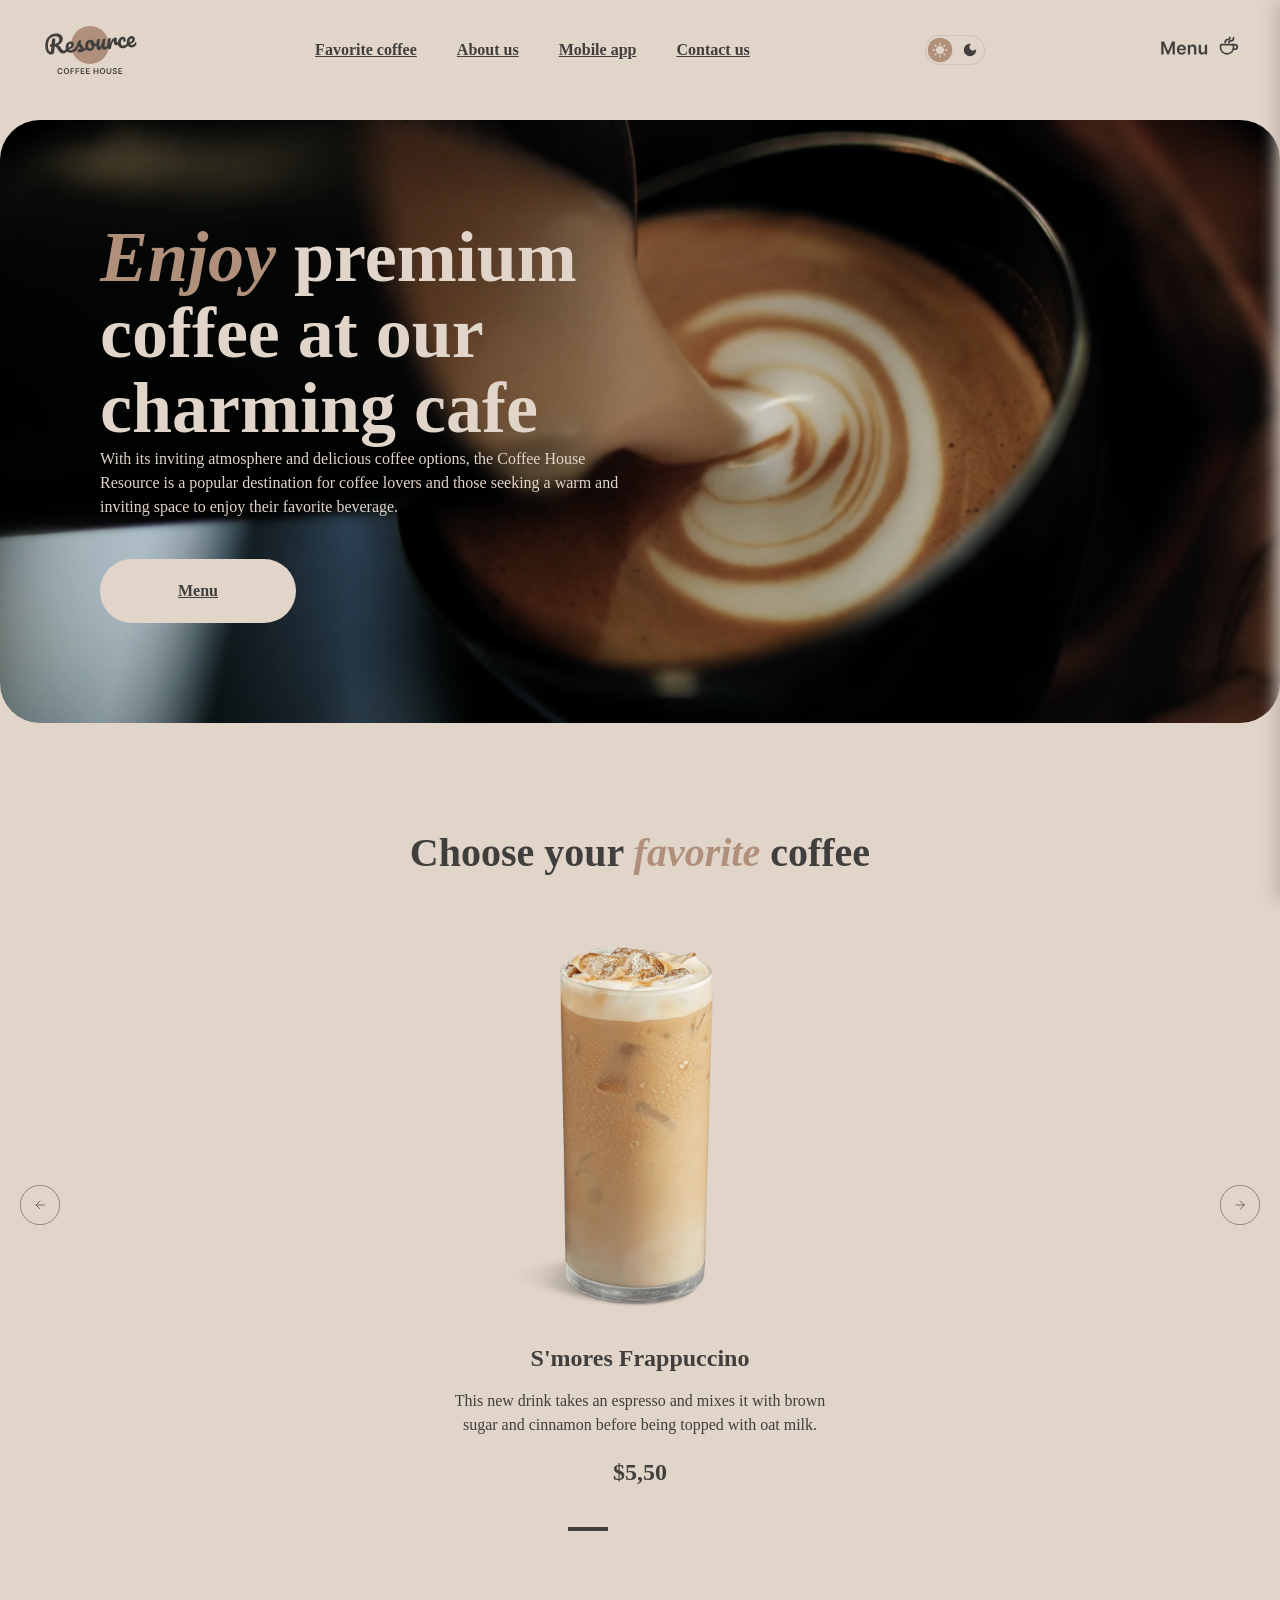
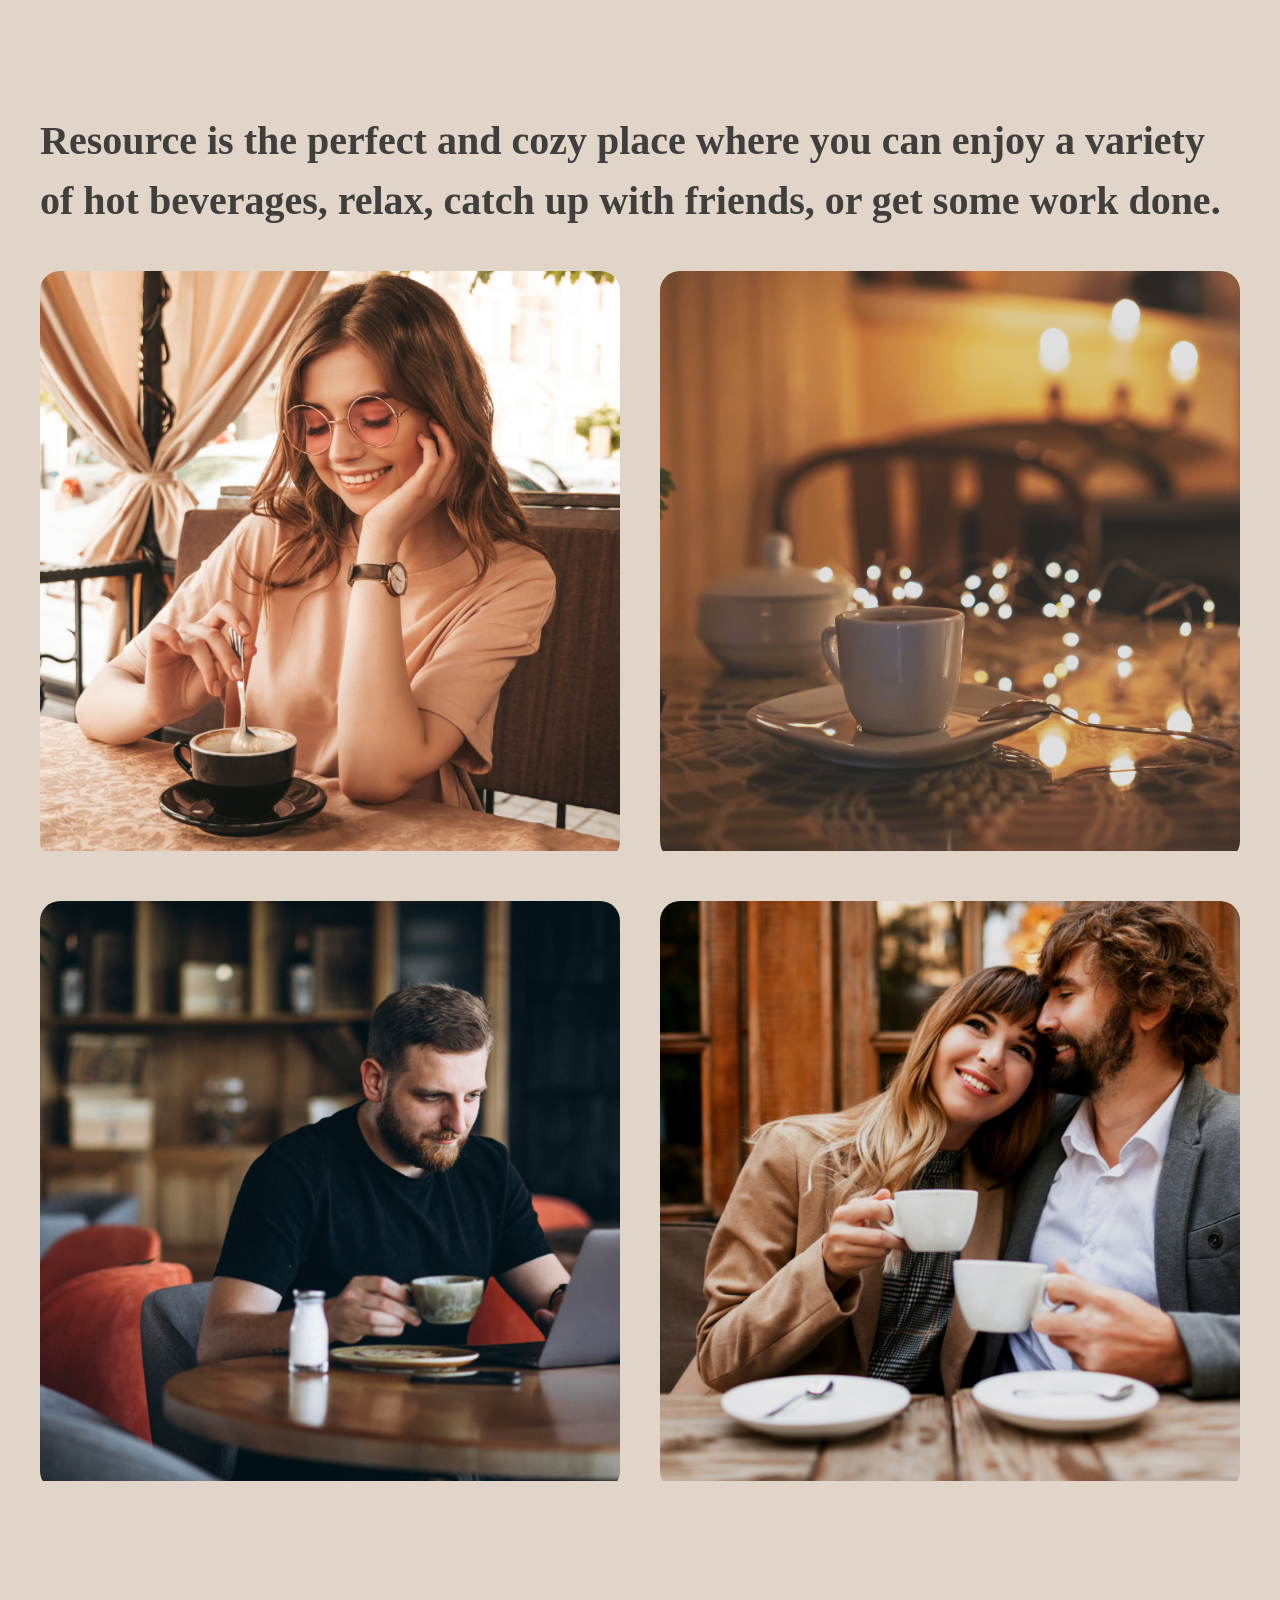
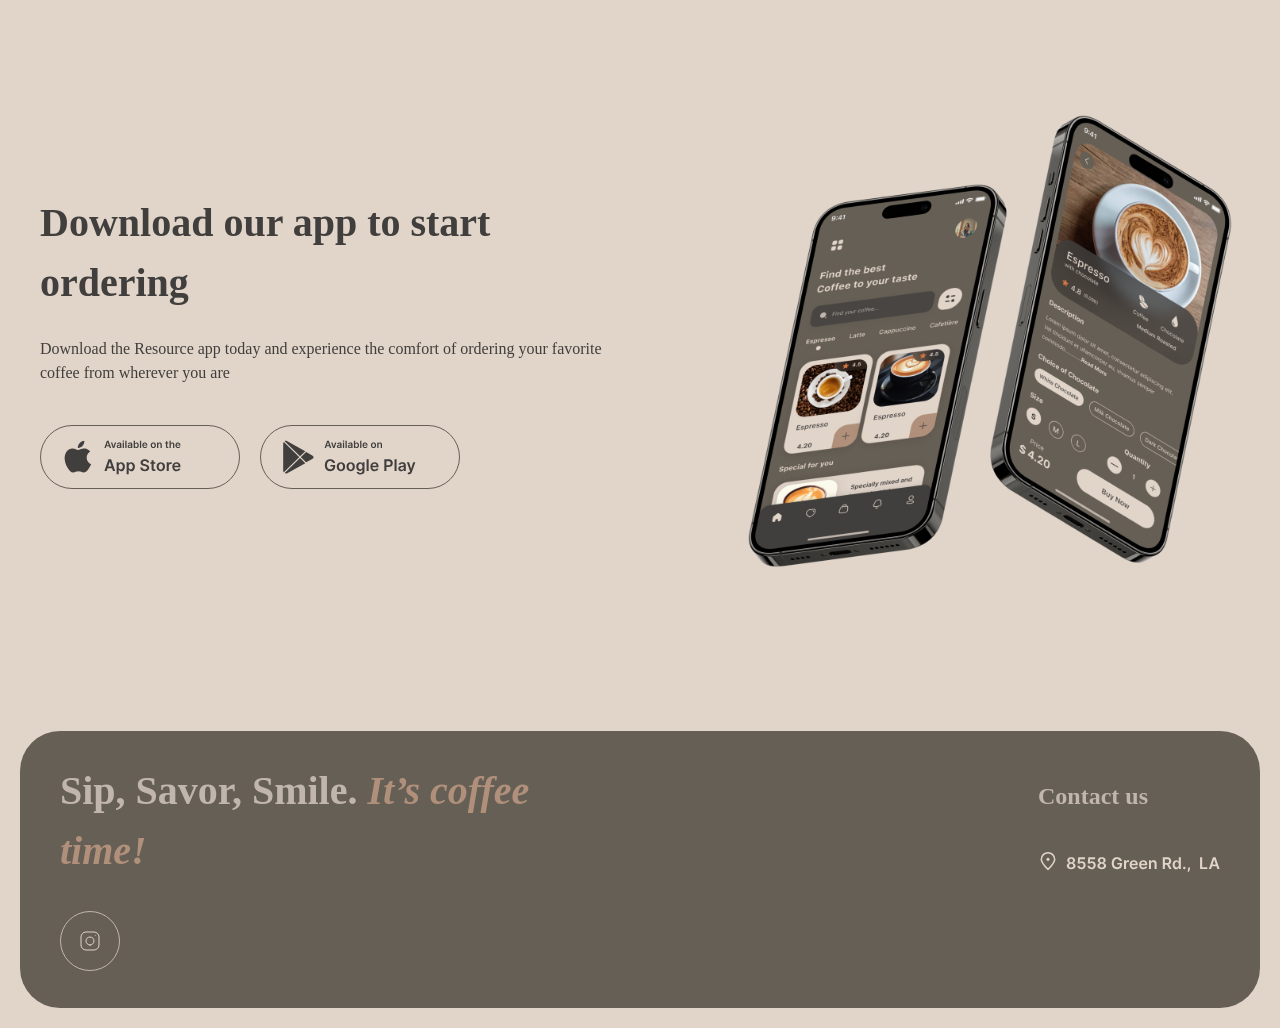
<file: index.html>
<!DOCTYPE html>
<html lang="en">
<head>
    <meta charset="UTF-8">
    <meta name="viewport" content="width=device-width, initial-scale=1.0">
    <title>Coffee House</title>
    <link rel="stylesheet" href="./style.css">
</head>
<body>
<header class="header">
    <div class="container header__container">
        <a href="./index.html" class="logo">
            <img src="./assets/icons/logo.svg" alt="Coffee House Logo">
        </a>
        <nav class="nav">
            <ul class="nav__list">
                <li class="nav__item"><a href="#coffee" class="nav__link">Favorite coffee</a></li>
                <li class="nav__item"><a href="#about" class="nav__link">About us</a></li>
                <li class="nav__item"><a href="#mobile-app" class="nav__link">Mobile app</a></li>
                <li class="nav__item"><a href="#contacts" class="nav__link">Contact us</a></li>
            </ul>
        </nav>
        <button class="theme-toggle" type="button" aria-label="Toggle theme">
            <img src="./assets/icons/Theme_switch.svg" alt="Theme icon" class="icon__light">
            <img src="./assets/icons/theme_switch.dark.svg" alt="Theme dark icon" class="icon__dark">
        </button>
        <button id="menu-btn" class="menu-btn" aria-label="Open menu">
            <img src="./assets/icons/Menu.svg" alt="Menu Icon" class="icon__light">
        </button>
            <nav id="burger-menu" class="burger-menu">
                <ul class="burger-list">
                    <li><a href="#coffee" class="burger-link">Favorite coffee</a></li>
                    <li><a href="#about-us" class="burger-link">About us</a></li>
                    <li><a href="#mobile-app" class="burger-link">Mobile app</a></li>
                    <li><a href="#contacts" class="burger-link">Contact us</a></li>
                    <li><a href="/menu.html" class="burger-link">Menu</a> </li>
                </ul>
            </nav>
    </div>
</header>
<main class="main">
    <section class="hero" id="hero">
        <div class="container hero__container">
            <div class="hero__content">
                <h1 class="hero__title">
                    <span>Enjoy</span> premium coffee at our charming cafe
                </h1>
                <p class="hero__text">
                    With its inviting atmosphere and delicious coffee options, the Coffee House Resource is a popular destination for coffee lovers and those seeking a warm and inviting space to enjoy their favorite beverage.
                </p>
                <a href="./menu.html" class="btn btn--click">Menu</a>
            </div>
        </div>
    </section>

    <section class="favorite" id="coffee">
        <div class="favorite__container">
            <h2 class="section-title">Choose your <span>favorite</span> coffee </h2>
            <div class="slider">

                <button class="slider_arrow slider_arrow-prev" type="button" aria-label="Previous slide">
                    <img src="./assets/icons/arrow_left.svg" alt="prev" class="icon__light">
                    <img src="./assets/icons/arrow_left-dark (3).svg" alt="prev" class="icon__dark">
                </button>

                <div class="slider_photo">
                    <div class="slider_track">
                        <div class="tab-content tab-content--active">
                            <img src="./assets/images/coffee-slider-1.png" alt="S'mores Frappuccino">
                            <h4>S'mores Frappuccino</h4>
                            <p class="slider_description">This new drink takes an espresso and mixes it with brown sugar and cinnamon before being topped with oat milk.</p>
                            <span class="slider_price">$5,50</span>
                        </div>

                        <div class="slider_item">
                            <img src="./assets/images/coffee-slider-2.png" alt="Caramel Macchiato">
                            <h4>Caramel Macchiato</h4>
                            <p class="slider_description">Fragrant and unique classic espresso with rich caramel-peanut syrup...</p>
                            <span class="slider_price">$5,00</span>
                        </div>

                        <div class="slider_item">
                            <img src="./assets/images/coffee-slider-3.png" alt="Ice coffee">
                            <h4>Ice coffee</h4>
                            <p class="slider_description">A popular summer drink that tones and invigorates...</p>
                            <span class="slider_price">$4,50</span>
                        </div>
                    </div>
                </div>

                <button class="slider_arrow slider_arrow-next" type="button" aria-label="Next slide">
                    <img src="./assets/icons/arrow_right.svg" alt="next"class="icon__light">
                    <img src="./assets/icons/arrow_right-dark (4).svg" alt="next" class="icon__dark">
                </button>
            </div>

            <div class="slider__controls">
                <button class="slider__control slider__indicator--active" type="button" aria-label="slide 1"></button>
                <button class="slider__control" type="button" aria-label="slide 2"></button>
                <button class="slider__control" type="button" aria-label="slide 3"></button>
            </div>
        </div>
    </section>
    <section class="about" id="about">
        <div class="container about__container">
            <h2 class="section-title">
                Resource is the perfect and cozy place where you can enjoy a variety of hot beverages, relax, catch up with friends, or get some work done.
            </h2>
            <div class="about__photo">
                <div class="about__img-wrapper">
                    <img src="./assets/images/about-1.jpg">
                </div>
                <div class="about__img-wrapper">
                    <img src="./assets/images/about-2.jpg">
                </div>
                <div class="about__img-wrapper">
                    <img src="./assets/images/about-3.jpg">
                </div>
                <div class="about__img-wrapper">
                    <img src="./assets/images/about-4.jpg">
                </div>
            </div>
        </div>
    </section>
    <section class="mobile-app" id="mobile-app">
        <div class="container mobile-app__container">
            <div class="mobile-app__content">
            <h2 class="section-title">Download our app to start ordering</h2>
            <p class="mobile-app__text">
                Download the Resource app today and experience the comfort of ordering your favorite coffee from wherever you are
            </p>
            <div class="mobile-app__buttons">
             <a href="#" class="btn-store" target="_blank">
                <img src="./assets/icons/appstore.svg" class="icon__light">
                <img src="./assets/icons/appstore.dark.svg"class="icon__dark">
             </a>
             <a href="#" class="btn-store" target="_blank">
                <img src="./assets/icons/googleplay.svg" class="icon__light">
                <img src="./assets/icons/googleplay.dark.svg" class="icon__dark">
             </a>
            </div>
            </div>
            <div class="mobile-app__img">
                <img src="./assets/images/mobile-screens.png">
            </div>
        </div>
    </section>
</main>
<footer class="footer" id="contacts">
    <div class="container footer__container">
        <div class="footer__offer">
            <h2 class="section-title footer__title">
                Sip, Savor, Smile. <span>It’s coffee time!</span>
            </h2>
            <div class="footer__socials">
                 <a href="#" class="btn-insta" target="_blank">
                <img src="./assets/icons/instagram.svg" class="icon__light">
                <img src="./assets/icons/instagram.dark.svg" class="icon__dark">
                </a>
            </div>
        </div>
            <div class="footer__contacts">
            <h3 class="footer__contacts-title">Contact us</h3>
                <div class="footer__item">
                    <img src="./assets/icons/location.svg" class="icon__light">
                    <img src="./assets/icons/location.dark.svg" class="icon__dark">
                </div>
            </div>
        </div>
</footer>
<script src="./main.js"></script>
</body>
</html>
</file>
<file: style.css>
:root {
    --color-text-primary: #403F3D;
    --color-text-inverse: #E1D4C9;
    --color-text-accent: #B0907A;
    --color-background-page: #E1D4C9;
    --color-background-container: #665F55;
    --color-background-overlay: #403F3D;
    --color-border-primary: #C1B6AD;
    --color-border-inverse: #665F55;

    --font-family: 'Inter';
}
*{ box-sizing: border-box;
    margin: 0;
    padding: 0;
}
html {
    scroll-behavior: smooth;
}
body {
    font-family: var(--font-family);
    background-color: var(--color-background-page);
    color: var(--color-text-primary);
    line-height: 150%;
}
ul, ol {
    list-style: none;
}
a {
    list-style: none;
    color: inherit
}
img {
    max-width: 100%;
    display: block;
}
.container {
    max-width: 1440px;
    margin: 0 auto;
    padding: 0 40px;
}
.section-title {
    font-size: 60px;
    font-weight: 600;
    line-height: 125%;
    color: var(--color-text-dark);
}
.section-title span,
.hero__title span {
    color: var(--color-text-accent);
    font-style: italic;
}
.header {
    padding: 20px 0;
}
.header__container {
    display: flex;
    justify-content: space-between;
    align-items: center;
}
.logo {
    display: inline-block;
    width: 100px;
    height: 60px;
}
.logo img {
    width: 100%;
    height: 100%;
    object-fit: contain;
}
.nav__list {
    display: flex;
    gap: 40px;
}
.nav__link {
    font-weight: 600;
    font-size: 16px;
    position: relative;
    line-height: 150%;
    transition: color 0.3s ease;
}
.nav__link:hover {
    color: var(--color-text-accent);
}
.menu-link {
    display: flex;
    align-items: center;
    gap: 8px;
    font-weight: 600;
    font-size: 16px;
    line-height: 150%;
    border-bottom: 2px solid transparent;
    transition: border-color 0.3s ease;
}

.menu-link:hover {
    border-bottom-color: var(--color-text-dark);
}
.menu-btn {
  background: transparent;
  border: none;
  cursor: pointer;
  padding: 0;
  z-index: 100;
  position: relative;
}

.menu-btn img {
  display: block;
  width: 80px;
  height: 50px;
}

.burger-menu {
  position: fixed;
  top: 0;
  right: 0;
  width: 300px;
  height: 100vh;
  background-color: var(--color-background-page);
  box-shadow: -5px 0 15px var(--color-border-primary);
  padding: 80px 40px 40px 40px;

  transform: translateX(100%);
  transition: transform 0.4s ease-in-out;
  z-index: 99;
}

.burger-menu.open {
  transform: translateX(0);
}

.burger-list {
  list-style: none;
  padding: 0;
  margin: 0;
  display: flex;
  flex-direction: column;
  gap: 25px;
}

.burger-link {
  text-decoration: none;
  color: var(--color-text-primary);
  font-size: 18px;
  font-weight: 500;
  transition: color 0.2s ease;
}

.burger-link:hover {
  color:  var(--color-text-accent);
}
.hero{
    padding: 20px 0;
}
.hero__container {
    background-color: var(--color-background-container);
    border-radius: 40px;
    padding: 100px;
    color: var(--color-text-inverse);
    background-image: url('./assets/images/img-hero.png');
    background-size: cover;
    background-position: center;
}
.hero__content {
    max-width: 530px;
}
.hero__title {
    font-size: 72px;
    font-weight: 600;
    line-height: 105%;
}
.hero__title span,
.section-title span {
    font-style: italic;
    color: var(--color-text-accent);
}
.hero__text {
    font-size: 16px;
    font-weight: 400;
    line-height: 150%;
    margin-bottom: 40px;
}
.btn {
    display: inline-flex;
    align-items: center;
    justify-content: center;
    padding: 20px 78px;
    border-radius: 100px;
    background-color: var(--color-background-page);
    color: var(--color-text-primary);
    font-size: 16px;
    font-weight: 600;
    line-height: 150%;
    transition: background-color 0.3s ease, transform 0.2s ease;
}
.btn:hover {
    background-color: var(--color-background-page);
    transform: translateY(-2px);
}
.favorite {
    padding: 80px 0;
    text-align: center;
}
.favorite__container {
    margin: 0 auto;
    padding: 0 20px;
}
.section-title {
    font-size: 40px;
    line-height: 1.5;
    margin-bottom: 40px;
    color: var(--color-text-primary);
}
.section-title span {
    font-style: italic;
    color: var(--color-text-accent);
}
.slider {
    display: flex;
    align-items: center;
    justify-content: space-between;
    gap: 20px;
    margin-bottom: 40px;
}
.slider_arrow {
    background: transparent;
    border: none;
    border-radius: 0%;
    display: flex;
    align-items: center;
    justify-content: center;
    cursor: pointer;
    transition: background-color 0.3s ease, border-color 0.3s ease; flex-shrink: 0;
}
.slider_arrow:hover {
    background-color: var(--color-border-primary);
    border-color: var(--color-border-inverse);
}
.slider_arrow img {
    width: 40px;
    height: 40px;
}
.slider_photo {
    width: 100%;
    max-width: 480px;
    overflow: hidden;
}
.slider_track {
    display: flex;
    width: 100%;
}
.tab-content, .slider_item {
    display: none;
    width: 100%;
    text-align: center;
    flex-direction: column;
    align-items: center; }
.tab-content--active, .slider_item.slider_item--active {
    display: flex;
}
.slider_track img {
    width: 400px;
    height: 400px;
    object-fit: cover;
    border-radius: 50%;
    margin-bottom: 20px;
}
.slider_track h4 {
    font-size: 24px;
    line-height: 1.25;
    margin-bottom: 16px;
    color: var(--color-text-primary);
}
.slider_description {
    font-size: 16px;
    line-height: 1.5;
    color: var(--color-text-primary);
    margin-bottom: 20px;
    max-width: 400px;
}
.slider_price {
    font-size: 24px;
    font-weight: 600;
    line-height: 1.25;
    color: var(--color-text-primary);
}
.slider__controls {
    display: flex;
    justify-content: center;
    gap: 12px;
}
.slider__control {
    width: 40px;
    height: 4px;
    border-radius: 0px;
    background-color: var(--color-background-page);
    border: none;
    cursor:pointer;
    margin: 0px;
    transition: background-color 0.3s ease;
}
.slider__indicator--active {
    background-color: var(--color-background-overlay);
}
.about {
    padding: 100px 0;
}
.about .section-title {
    margin-bottom: 40px;
}
.about__photo {
    display: grid;
    grid-template-columns: repeat(2, 1fr);
    gap: 40px;
}
.about__img-wrapper {
    border-radius: 20px;
    overflow: hidden;
    height: 590px;
}
.about__img {
    width: 100%;
    height: 100%;
    object-fit: cover;
    transition: transform 0.5s ease;
}
.about__img-wrapper:hover .about__img {
    transform: scale(1.05);
}
.mobile-app {
    padding: 100px 0;
}
.mobile-app__container {
    display: flex;
    align-items: center;
    justify-content: space-between;
    gap: 100px;
}
.mobile-app__content {
    max-width: 630px;
}
.mobile-app .section-title {
    margin-bottom: 24px;
}
.mobile-app__text {
    font-size: 16px;
    font-weight: 400;
    line-height: 150%;
    margin-bottom: 40px;
}
.mobile-app__buttons {
    display: flex;
    gap: 20px;
}
.btn-store {
    display: inline-flex;
    align-items: center;
    justify-content: center;
    padding: 0px 0px;
    border: none;
    outline: none;
    border-radius: 100px;
    transition: background-color 0.3s ease;
}
.btn-store:hover {
    background-color: var(--color-background-container);
}
.mobile-app__img-wrapper {
    max-width: 630px;
}
.footer {
    padding: 40px 20px 20px;
}
.footer__container {
    background-color: var(--color-background-container);
    border-radius: 40px;
    padding: 80;
    color: var(--color-border-primary);
    display: flex;
    justify-content: space-between;
    gap: 100px;
}
.footer__offer {
    max-width: 560px;
}
.footer__title {
    color: var(--color-border-primary);
    margin: 0px;
    padding-top: 30px;
    padding-bottom: 30px;
}
.footer__socials {
    display: flex;
    gap: 10px;
    margin-top: 0px;
    padding-bottom: 30px
}
.social-link {
    width: 50px;
    height: 50px;
    border: 1px solid var(--color-border-primary);
    border-radius: 0px;
    display: flex;
    align-items: center;
    justify-content: center;
    transition: background-color 0.3s ease, border-color 0.3s ease;
}
.social-link:hover {
    background-color: var(--color-background-page);
}
.footer__contacts {
    display: flex;
    flex-direction: column;
    align-items: flex-start;
    max-width: 430px;
    margin: 0px;
    padding-top: 50px;
    padding-bottom: 30px;
}
.footer__contacts-title {
    font-size: 24px;
    font-weight: 600;
    line-height: 125%;
    margin-bottom: 40px;
}
.footer__list {
    display: flex;
    flex-direction: column;
    gap: 16px;
}
.footer__link {
    display: flex;
    align-items: column;
    gap: 8px;
    font-size: 16px;
    font-weight: 600;
    line-height: 150%;
    border-bottom: 2px solid transparent;
    transition: border-color 0.3s ease;
}
a.footer__link:hover {
    border-bottom-color: var(--color-text-inverse);
}
.menu-title {
    font-size: 60px;
    font-weight: 600;
    line-height: 125%;
    text-align: center;
    max-width: 800px;
    margin: 0 auto 40px;
    color:var(--color-background-overlay);
}

.menu-title span {
    color: var(--color-text-accent);
    font-style: italic;
}

.menu-tabs {
    display: flex;
    justify-content: center;
    gap: 16px;
    margin-bottom: 40px;
}
.tab-btn {
    display: inline-flex;
    align-items: center;
    gap: 8px;
    padding: 8px 16px 8px 8px;
    border: 1px solid var(--color-border-primary);
    border-radius: 100px;
    background-color: transparent;
    cursor: pointer;
    font-size: 16px;
    font-weight: 600;
    line-height: 150%;
    color: var(--color-background-overlay);
    transition: all 0.3s ease;
}
.tab-btn__icon {
    display: flex;
    align-items: center;
    justify-content: center;
    width: 30px;
    height: 30px;
    border-radius: 50%;
    background-color: var(--color-border-primary);
    font-size: 16px;
    transition: background-color 0.3s ease;
}
.tab-btn:hover:not(.tab-btn--active) {
    background-color: var(--color-border-inverse);
    border-color: var(--color-border-inverse);
    color: var(--color-background-page);
}

.tab-btn:hover:not(.tab-btn--active) .tab-btn__icon {
    background-color: var(--color-background-page);
}
.tab-btn--active {
    background-color: var(--color-background-container);
    border-color: var(--color-background-container);
    color: var(--color-background-page);
    cursor: default;
}
.tab-btn--active .tab-btn__icon {
    background-color: var(--color-background-page);
}

.menu-grid {
    display: grid;
    grid-template-columns: repeat(4, 1fr);
    gap: 40px;
    margin-bottom: 40px;
}
.menu-grid--hidden {
    display: none !important;
}
.menu-card {
    display: flex;
    flex-direction: column;
    width: 310px;
    height: 506px;
    border: 1px solid var(--color-border-primary);
    border-radius: 40px;
    overflow: hidden;
    box-sizing: border-box;
    margin: 0 auto;
    transition: transform 0.3s ease;
}
.menu-card:hover {
    transform: translateY(-4px);
}
.menu-card__img-wrapper {
    width: 310px;
    height: 310px;
    flex-shrink: 0;
    overflow: hidden;
}
.menu-card__img {
    width: 100%;
    height: 100%;
    object-fit: cover;
    transition: transform 0.5s ease;
}
.menu-card:hover .menu-card__img {
    transform: scale(1.05);
}
.menu-card__content {
    padding: 20px;
    display: flex;
    flex-direction: column;
    flex-grow: 1;
    justify-content: space-between;
}
.menu-card__title {
    font-size: 24px;
    font-weight: 600;
    line-height: 125%;
    margin: 0 0 12px 0;
    color: var(--color-background-overlay);
}
.menu-card__description {
    font-size: 16px;
    font-weight: 400;
    line-height: 150%;
    margin: 0;
    color: var(--color-background-overlay);
}
.menu-card__price {
    font-size: 24px;
    font-weight: 600;
    line-height: 125%;
    margin-top: auto;
    color: var(--color-background-overlay);
}
dialog#menuPopup {
  padding: 0;
  border: none;
  border-radius: 16px;
  box-shadow: 0 10px 40px var(--color-border-primary);
  width: 90%;
  max-width: 650px;
  margin: auto;
  overflow: hidden;
  background: var(--color-background-page);
}

.popup-container {
  display: flex;
  flex-direction: row;
  align-items: center;
  padding-left: 20px;
}

#popupImg {
  width: 25%;
  height: 130px;
  object-fit: cover;
  aspect-ratio: 1 / 1;
  border-radius: 12px;
  margin: 20px 0;

}

.popup-info {
  padding: 24px;
  width: 75%;
  padding: 24px 24px 24px 20px;
  display: flex;
  flex-direction: column;
  justify-content: space-between;
}

#popupTitle {
  margin: 0 0 8px 0;
  font-size: 22px;
}

#popupDescription {
  color: var(--color-text-primary);
  margin: 0 0 16px 0;
  font-size: 14px;
  line-height: 1.4;
}

.options-group {
  margin-bottom: 12px;
}

.options-group h4 {
  margin: 0 0 6px 0;
  font-size: 13px;
  color: var(--color-text-primary);
}

.options-group label {
  display: inline-block;
  margin-right: 12px;
  font-size: 13px;
  cursor: pointer;
}

.popup-footer {
  margin-top: 16px;
  display: flex;
  align-items: center;
  justify-content: space-between;
  gap: 15px;
}

#popupPrice {
  font-weight: bold;
  font-size: 20px;
  color: var(--color-text-primary);
}

.popup-close-btn {
  flex-grow: 1;
  padding: 10px;
  background-color: var(--color-border-primary);
  color: var(--color-text-primary);
  border: none;
  border-radius: 8px;
  cursor: pointer;
  font-size: 15px;
  font-weight: 500;
}
.popup-close-btn:hover {
  background-color: var(--color-background-overlay);
}
 .hidden-input {
    display: none;
}
.custom-btn {
    display: inline-flex;
    align-self: center;
    gap: 8px; padding: 8px 16px 8px 8px;
    border: 1px solid var(--color-background-page);;
    border-radius: 20px; cursor:
    pointer; transition: all 0.3s ease;
}
.custom-btn .icon {
    display: flex;
    justify-content: center;
    align-items: center;
    width: 24px;
    height: 24px;
    background-color: var(--color-background-page);
    border-radius: 50%;
    -size: 12px;
}
.hidden-input:checked + .custom-btn {
    background-color: var(--color-background-overlay);
    color: var(--color-text-inverse);
    border-color: var(--color-border-primary);
}
.hidden-input:checked + .custom-btn .icon {
    background-color: var(--color-background-page);
    color: var(--color-border-primary);
}
@media (max-width: 480px) {
  .popup-container {
    flex-direction: column;
    padding: 16px 16px 4px 16px;
    align-items: stretch;
  }
  #popupImg {
    width: 100%;
    height: 180px;
    aspect-ratio: auto;
    margin: 0 0 12px 0;
  }
  .popup-info {
    width: 100%;
    padding: 16px;
  }
}
body.dark-theme {
    --color-text-primary: #E1D4C9;
    --color-text-inverse: #E1D4C9;
    --color-text-accent: #B0907A;
    --color-background-page: #292826;
    --color-background-container: #403F3D;
    --color-background-overlay: rgba(41, 40, 38, 0.8);
    --color-border-primary: #665F55;
    --color-border-inverse: #C1B6AD;
    --font-family: 'Inter';
}
*{
    box-sizing: border-box;
    margin: 0;
    padding: 0;
}
html {
    scroll-behavior: smooth;
}
body {
    font-family: var(--font-family);
    background-color: var(--color-background-page);
    color: var(--color-text-primary);
}
.menu-title {
    font-size: 60px;
    font-weight: 600;
    line-height: 125%;
    text-align: center;
    max-width: 800px;
    margin: 0 auto 40px;
    color: var(--color-text-primary);
}
.menu-title span {
    color: var(--color-text-accent);
    font-style: italic;
}
.tab-btn {
  display: inline-flex;
  align-items: center;
  gap: 8px;
  padding: 6px 16px 6px 6px;
  border: 1px solid var(--color-border-primary);
  border-radius: 100px;
  background-color: transparent;
  cursor: pointer;
  font-size: 16px;
  font-weight: 600;
  line-height: 150%;
  color: var(--color-text-primary);
  transition: all 0.3s ease;
}

.tab-btn__icon {
  display: flex;
  align-items: center;
  justify-content: center;
  width: 30px;
  height: 30px;
  border-radius: 50%;
  background-color: var(--color-border-primary);
  font-size: 16px;
  transition: background-color 0.3s ease;
}

.tab-btn:hover:not(.tab-btn--active) {
  background-color: var(--color-background-container);
  border-color: var(--color-background-container);
  color: var(--color-text-inverse);
}

.tab-btn:hover:not(.tab-btn--active) .tab-btn__icon {
  background-color: var(--color-background-page);
}

.tab-btn--active {
  background-color: var(--color-background-container);
  border-color: var(--color-background-container);
  color: var(--color-text-inverse);
  cursor: default;
}

.tab-btn--active .tab-btn__icon {
  background-color: var(--color-background-page);
}
.menu-title {
    font-size: 60px;
    font-weight: 600;
    line-height: 125%;
    text-align: center;
    max-width:  600px;
    margin: 0 auto 100px;
    color: var(--color-text-primary);
}
.menu-title span {
    color: var(--color-text-accent);
    font-style: italic;
}
.menu-card {
  display: flex;
  flex-direction: column;
  width: 310px;
  min-height: 506px;
  height: 100%;
  border: 1px solid var(--color-border-primary);
  border-radius: 40px;
  overflow: hidden;
  box-sizing: border-box;
  margin: 0 auto;
  background-color: transparent;
  transition: border-color 0.3s ease, transform 0.3s ease;
}
.menu-card__img-wrapper {
    width: 310px;
    height: 310px;
    flex-shrink: 0;
    overflow: hidden;
}

.menu-card__title, .menu-card__description, .menu-card__price {
  color: var(--color-text-primary);
}
.header__container {
    display: flex;
    align-items: center;
    justify-content: space-between;
    gap: 20px;
}
.theme-toggle {
    display: flex;
    align-items: center;
    justify-content: center;
    width: 60px;
    height: 60px;
    min-width: 60px;
    min-height: 60px;
    border: none;
    background: transparent;
    outline: none;
    cursor: pointer;
    padding: 0;
    transition: background-color 0.3s ease;
}
.theme-toggle:hover {
    background-color: var(--color-background-container);
    border-color: var(--color-background-page);
    transform: scale(1.05);
}
.theme-toggle:focus,
.theme-toggle:active {
    outline: none;
    background-color: transparent;
}

.icon__dark {
  display: none;
}
.icon__light {
  display: inline-block;
}
body.dark-theme .icon__light {
    display: none;
}
body.dark-theme .icon__dark {
    display: inline-block;
}


@media (prefers-color-scheme: dark) {
  .icon__light {
    display: none;
  }
  .icon__dark {
    display: block;
  }
}
</file>
